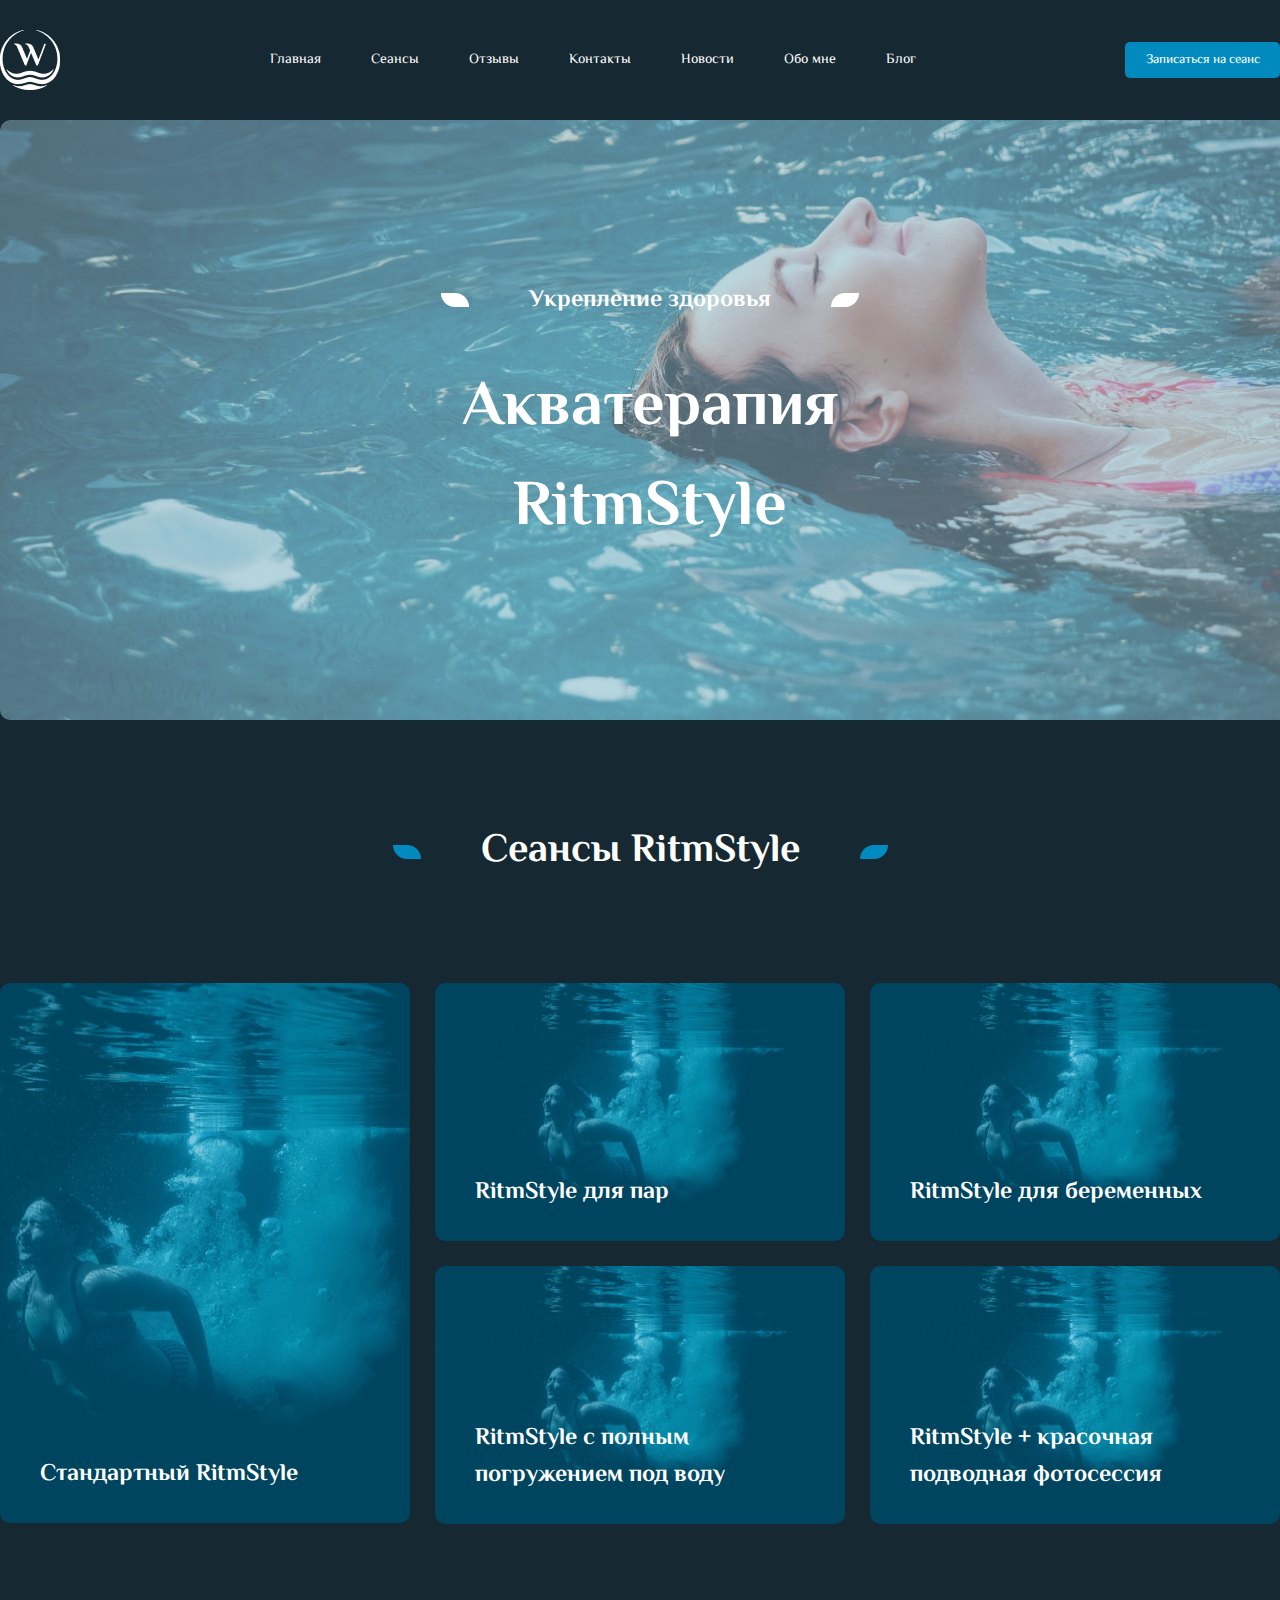
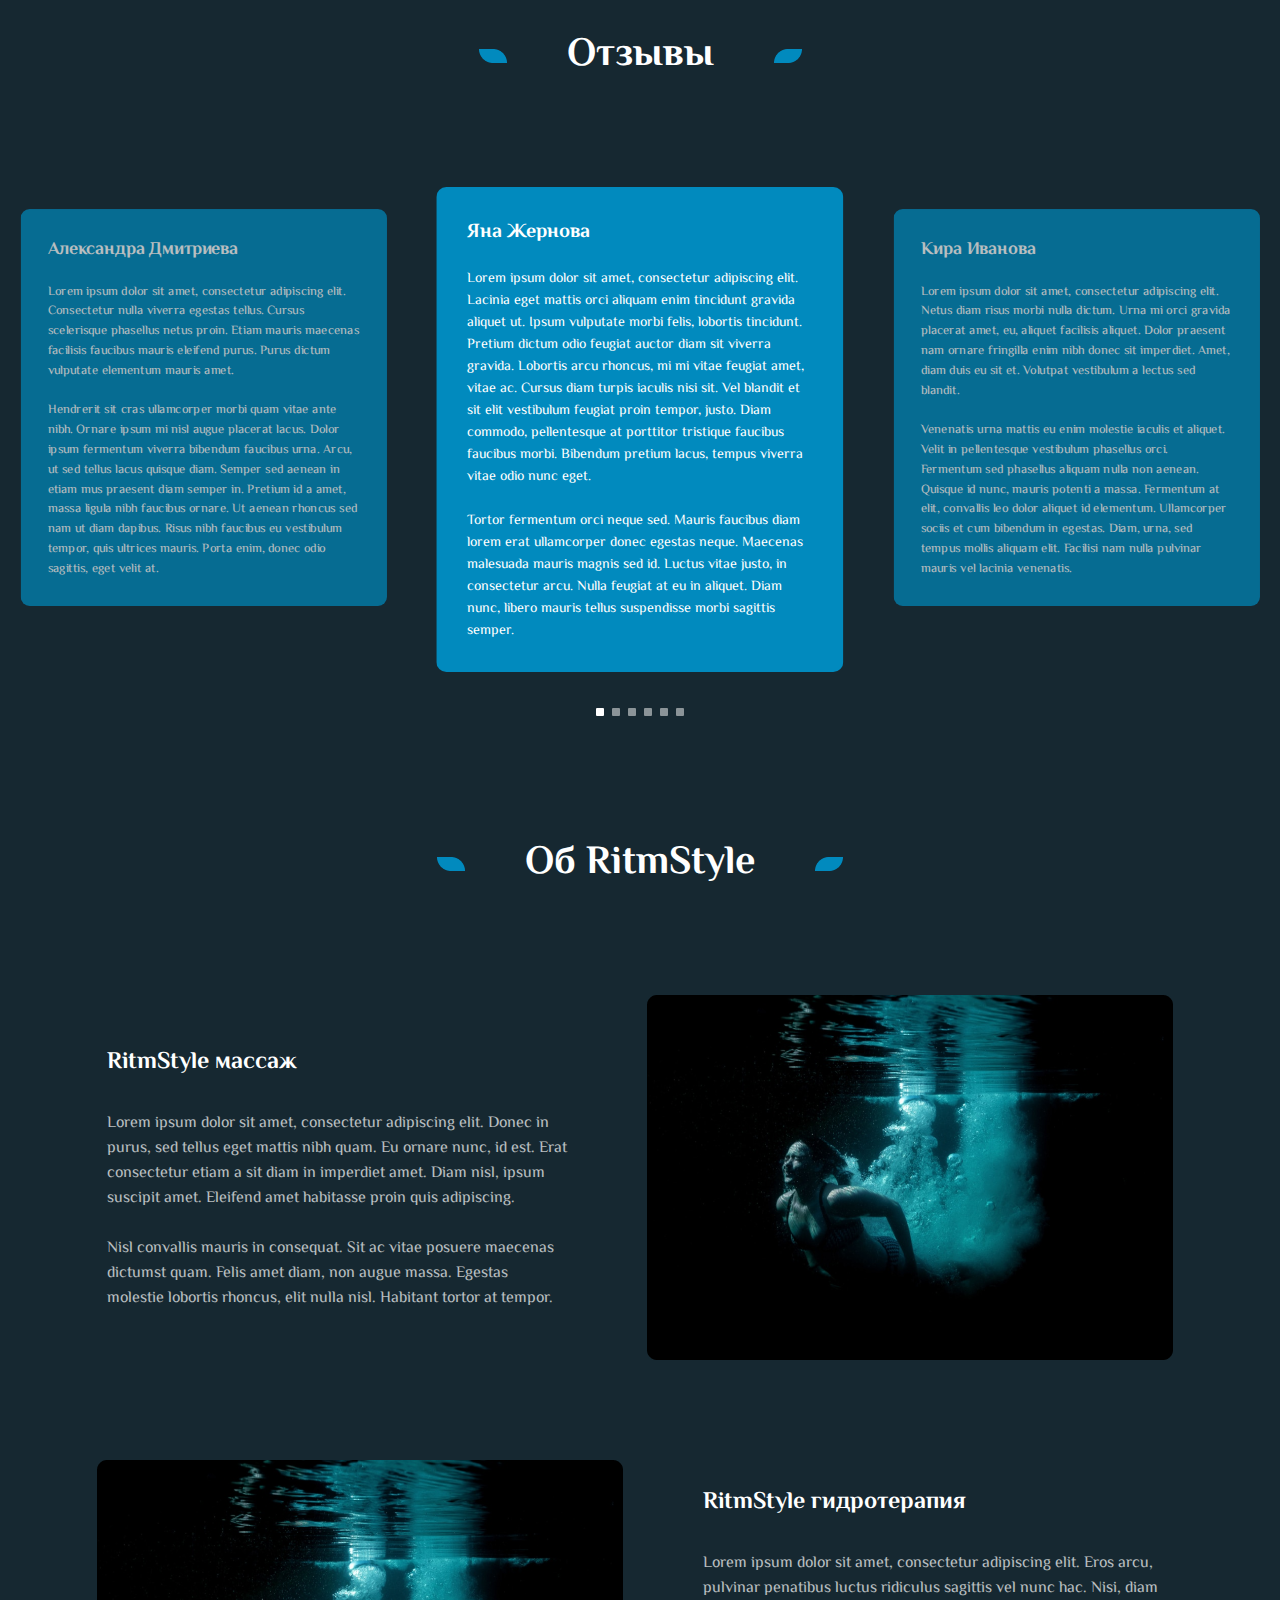
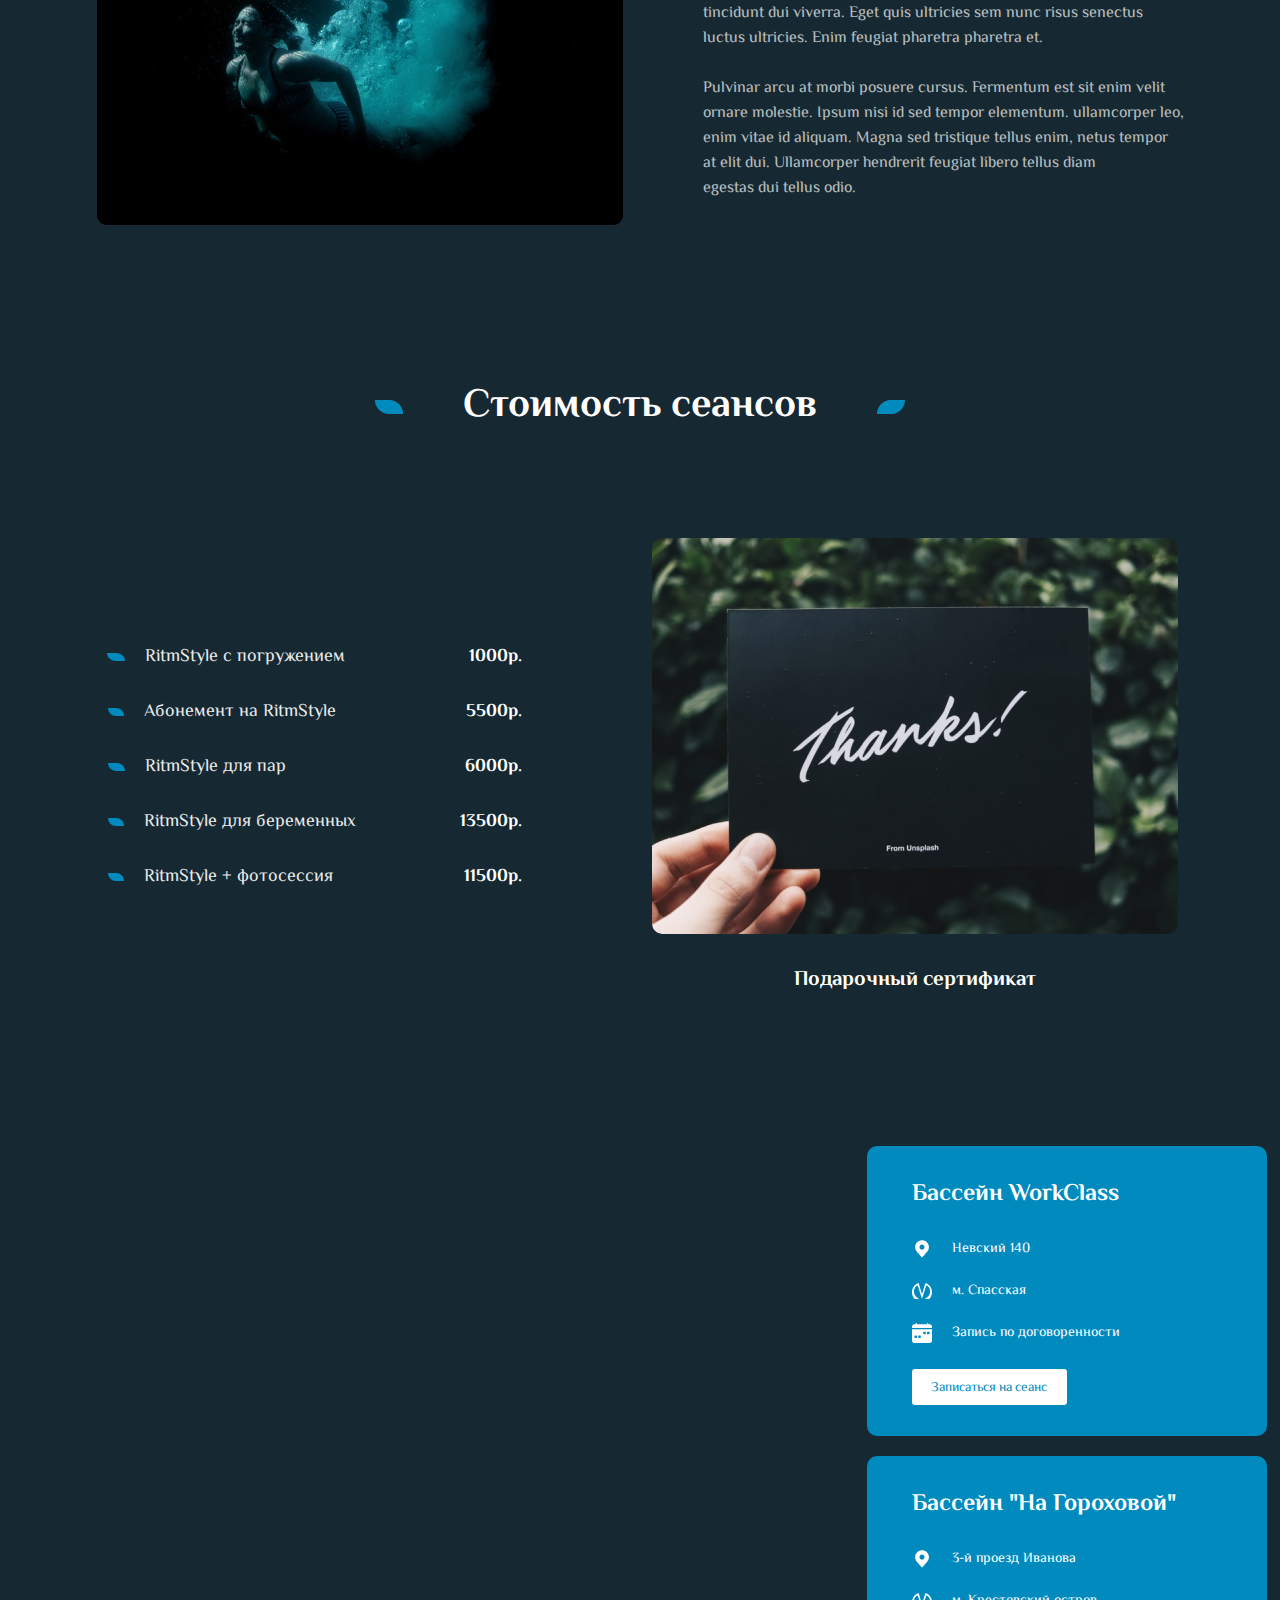
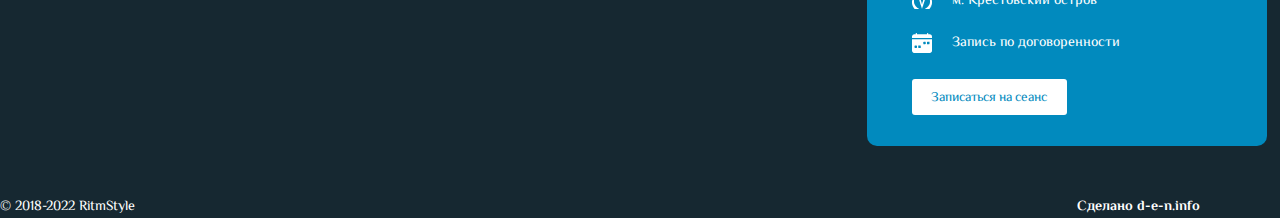
<file: index.html>
<!DOCTYPE html>
<html lang="en">

<head>
    <meta charset="UTF-8">
    <meta name="viewport" content="width=device-width, initial-scale=1.0">
    <title>Document</title>
    <link rel="stylesheet" href="https://cdn.jsdelivr.net/npm/swiper@11/swiper-bundle.min.css" />
    <link rel="stylesheet" href="style.css">
</head>

<body>

    <header>
        <div class="container">
            <div class="head">
                <img src="img/Group 1.png" alt="">
                <nav>
                    <a href="index.html">Главная</a>
                    <a href="#sei">Сеансы</a>
                    <a href="#otzv">Отзывы</a>
                    <a href="#local">Контакты</a>
                    <a href="news.html">Новости</a>
                    <a href="#obomne">Обо мне</a>
                    <a href="blog.html">Блог</a>
                </nav>
                <button>Записаться на сеанс</button>
            </div>
        </div>
    </header>

    <main>
        <div class="container">
            <div class="hero">
                <div class="hero_box">
                    <img src="img/Rectangle 3.png" alt="">
                    <h3>Укрепление здоровья</h3>
                    <img src="img/Rectangle 5.png" alt="">
                </div>
                <h1>Акватерапия <br> RitmStyle</h1>
            </div>
        </div>
    </main>

    <section id="sei">
        <div class="container">
            <div class="zero_center">
                <div class="zero_head">
                    <img src="img/Rectangle 6.png" alt="">
                    <h2>Сеансы RitmStyle</h2>
                    <img src="img/Rectangle 7.png" alt="">
                </div>
                <div class="zero">
                    <div class="zero_box">
                        <h1>Стандартный RitmStyle</h1>
                    </div>

                    <div class="zero_box1">
                        <h1>RitmStyle для пар</h1>
                    </div>

                    <div class="zero_box2">
                        <h1>RitmStyle с полным <br> погружением под воду</h1>
                    </div>

                    <div class="zero_box3">
                        <h1>RitmStyle для беременных</h1>
                    </div>

                    <div class="zero_box4">
                        <h1>RitmStyle + красочная <br> подводная фотосессия</h1>
                    </div>

                </div>
            </div>
        </div>
    </section>

    <section id="otzv">
        <div class="container1">
            <div class="argus">
                <div class="zero_head">
                    <img src="img/Rectangle 6.png" alt="">
                    <h2>Отзывы</h2>
                    <img src="img/Rectangle 7.png" alt="">
                </div>

                <div class="swiper swiperAzarr">
                    <div class="swiper-wrapper">

                        <div class="swiper-slide">
                            <h1>Яна Жернова</h1>
                            <p class="p_p">
                                Lorem ipsum dolor sit amet, consectetur adipiscing elit. Lacinia eget mattis orci
                                aliquam
                                enim
                                tincidunt gravida aliquet ut. Ipsum vulputate morbi felis, lobortis tincidunt.
                                Pretium
                                dictum odio
                                feugiat auctor diam sit viverra gravida. Lobortis arcu rhoncus, mi mi vitae feugiat
                                amet, vitae ac.
                                Cursus diam turpis iaculis nisi sit. Vel blandit et sit elit vestibulum feugiat
                                proin
                                tempor, justo.
                                Diam commodo, pellentesque at porttitor tristique faucibus faucibus morbi. Bibendum
                                pretium lacus,
                                tempus viverra vitae odio nunc eget.
                            </p>
                            <br class="br_p">
                            <p>Tortor fermentum orci neque sed. Mauris faucibus diam lorem erat ullamcorper donec
                                egestas neque.
                                Maecenas malesuada mauris magnis sed id. Luctus vitae justo, in consectetur arcu.
                                Nulla
                                feugiat at
                                eu in aliquet. Diam nunc, libero mauris tellus suspendisse morbi sagittis semper.
                            </p>
                        </div>

                        <div class="swiper-slide">
                            <h1>Кира Иванова</h1>
                            <p>Lorem ipsum dolor sit amet, consectetur adipiscing elit. Netus diam risus morbi nulla
                                dictum. Urna mi
                                orci gravida placerat amet, eu, aliquet facilisis aliquet. Dolor praesent nam ornare
                                fringilla enim
                                nibh donec sit imperdiet. Amet, diam duis eu sit et. Volutpat vestibulum a lectus
                                sed
                                blandit.</p>
                            <br>
                            <p class="p_p">

                                Venenatis urna mattis eu enim molestie iaculis et aliquet. Velit in pellentesque
                                vestibulum phasellus
                                orci. Fermentum sed phasellus aliquam nulla non aenean. Quisque id nunc, mauris
                                potenti
                                a massa.
                                Fermentum at elit, convallis leo dolor aliquet id elementum. Ullamcorper sociis et
                                cum
                                bibendum in
                                egestas. Diam, urna, sed tempus mollis aliquam elit. Facilisi nam nulla pulvinar
                                mauris
                                vel lacinia
                                venenatis.
                            </p>
                        </div>

                        <div class="swiper-slide">
                            <h1>Александра Дмитриева</h1>
                            <p>Lorem ipsum dolor sit amet, consectetur adipiscing elit. Consectetur nulla viverra
                                egestas tellus.
                                Cursus scelerisque phasellus netus proin. Etiam mauris maecenas facilisis faucibus
                                mauris eleifend
                                purus. Purus dictum vulputate elementum mauris amet.</p>
                            <br>
                            <p class="p_p">
                                Hendrerit sit cras ullamcorper morbi quam vitae ante nibh. Ornare ipsum mi nisl
                                augue
                                placerat lacus.
                                Dolor ipsum fermentum viverra bibendum faucibus urna. Arcu, ut sed tellus lacus
                                quisque
                                diam. Semper
                                sed aenean in etiam mus praesent diam semper in. Pretium id a amet, massa ligula
                                nibh
                                faucibus
                                ornare. Ut aenean rhoncus sed nam ut diam dapibus. Risus nibh faucibus eu vestibulum
                                tempor, quis
                                ultrices mauris. Porta enim, donec odio sagittis, eget velit at.
                            </p>
                        </div>
                        <div class="swiper-slide">
                            <h1>Кира Иванова</h1>
                            <p>Lorem ipsum dolor sit amet, consectetur adipiscing elit. Netus diam risus morbi nulla
                                dictum. Urna mi
                                orci gravida placerat amet, eu, aliquet facilisis aliquet. Dolor praesent nam ornare
                                fringilla enim
                                nibh donec sit imperdiet. Amet, diam duis eu sit et. Volutpat vestibulum a lectus
                                sed
                                blandit.</p>
                            <br>
                            <p class="p_p">
                                Venenatis urna mattis eu enim molestie iaculis et aliquet. Velit in pellentesque
                                vestibulum phasellus
                                orci. Fermentum sed phasellus aliquam nulla non aenean. Quisque id nunc, mauris
                                potenti
                                a massa.
                                Fermentum at elit, convallis leo dolor aliquet id elementum. Ullamcorper sociis et
                                cum
                                bibendum in
                                egestas. Diam, urna, sed tempus mollis aliquam elit. Facilisi nam nulla pulvinar
                                mauris
                                vel lacinia
                                venenatis.
                            </p>
                        </div>

                        <div class="swiper-slide">
                            <h1>Яна Жернова</h1>
                            <p class="p_p">
                                Lorem ipsum dolor sit amet, consectetur adipiscing elit. Lacinia eget mattis orci
                                aliquam
                                enim
                                tincidunt gravida aliquet ut. Ipsum vulputate morbi felis, lobortis tincidunt.
                                Pretium
                                dictum odio
                                feugiat auctor diam sit viverra gravida. Lobortis arcu rhoncus, mi mi vitae feugiat
                                amet, vitae ac.
                                Cursus diam turpis iaculis nisi sit. Vel blandit et sit elit vestibulum feugiat
                                proin
                                tempor, justo.
                                Diam commodo, pellentesque at porttitor tristique faucibus faucibus morbi. Bibendum
                                pretium lacus,
                                tempus viverra vitae odio nunc eget.
                            </p>
                            <br class="br_p">
                            <p>Tortor fermentum orci neque sed. Mauris faucibus diam lorem erat ullamcorper donec
                                egestas neque.
                                Maecenas malesuada mauris magnis sed id. Luctus vitae justo, in consectetur arcu.
                                Nulla
                                feugiat at
                                eu in aliquet. Diam nunc, libero mauris tellus suspendisse morbi sagittis semper.
                            </p>
                        </div>

                        <div class="swiper-slide">
                            <h1>Александра Дмитриева</h1>
                            <p>Lorem ipsum dolor sit amet, consectetur adipiscing elit. Consectetur nulla viverra
                                egestas tellus.
                                Cursus scelerisque phasellus netus proin. Etiam mauris maecenas facilisis faucibus
                                mauris eleifend
                                purus. Purus dictum vulputate elementum mauris amet.</p>
                            <br>
                            <p class="p_p">

                                Hendrerit sit cras ullamcorper morbi quam vitae ante nibh. Ornare ipsum mi nisl
                                augue
                                placerat lacus.
                                Dolor ipsum fermentum viverra bibendum faucibus urna. Arcu, ut sed tellus lacus
                                quisque
                                diam. Semper
                                sed aenean in etiam mus praesent diam semper in. Pretium id a amet, massa ligula
                                nibh
                                faucibus
                                ornare. Ut aenean rhoncus sed nam ut diam dapibus. Risus nibh faucibus eu vestibulum
                                tempor, quis
                                ultrices mauris. Porta enim, donec odio sagittis, eget velit at.
                            </p>
                        </div>
                    </div>
                    <div class="swiper-pagination"></div>
                </div>
            </div>
    </section>

    <section id="obomne">
        <div class="container">
            <div class="zero_head">
                <img src="img/Rectangle 6.png" alt="">
                <h2>Об RitmStyle</h2>
                <img src="img/Rectangle 7.png" alt="">
            </div>

            <div class="grud_box">

                <div class="grud">
                    <div class="grud_text">
                        <h3>RitmStyle массаж</h3>
                        <p>Lorem ipsum dolor sit amet, consectetur adipiscing elit. Donec in <br> purus, sed tellus eget
                            mattis
                            nibh quam. Eu ornare nunc, id est. Erat <br> consectetur etiam a sit diam in imperdiet amet.
                            Diam
                            nisl, ipsum <br> suscipit amet. Eleifend amet habitasse proin quis adipiscing.</p>
                        <br>
                        <p>Nisl convallis mauris in consequat. Sit ac vitae posuere maecenas <br> dictumst quam. Felis
                            amet
                            diam,
                            non augue massa. Egestas <br> molestie lobortis rhoncus, elit nulla nisl. Habitant tortor at
                            tempor.
                        </p>
                    </div>

                    <img src="img/Rectangle 23.png" alt="">
                </div>

                <div class="grud">

                    <img src="img/Rectangle 23.png" alt="">

                    <div class="grud_text">
                        <h3>RitmStyle гидротерапия</h3>
                        <p>Lorem ipsum dolor sit amet, consectetur adipiscing elit.
                            Eros arcu, <br> pulvinar penatibus luctus ridiculus sagittis vel nunc hac. Nisi, diam <br>
                            tincidunt dui
                            viverra. Eget quis ultricies sem nunc risus senectus <br> luctus ultricies. Enim feugiat
                            pharetra
                            pharetra et.</p>
                        <br>
                        <p>Pulvinar arcu at morbi posuere cursus. Fermentum est sit enim velit <br> ornare molestie.
                            Ipsum nisi
                            id sed tempor elementum.
                            ullamcorper leo, <br> enim vitae id aliquam. Magna sed tristique tellus enim, netus tempor
                            <br> at elit
                            dui. Ullamcorper hendrerit feugiat libero tellus diam <br> egestas dui tellus odio.
                        </p>
                    </div>
                </div>
            </div>
        </div>
    </section>

    <section id="local">
        <div class="container">
            <div class="zero_head">
                <img src="img/Rectangle 6.png" alt="">
                <h2>Стоимость сеансов</h2>
                <img src="img/Rectangle 7.png" alt="">
            </div>

            <div class="panda">
                <div class="panda_box_text">

                    <div class="panda_text">
                        <div class="book">
                            <img src="img/Rectangle 6.png" alt="">
                            <p>RitmStyle с погружением</p>
                        </div>
                        <div class="book1">

                            <h2>1000р.</h2>
                        </div>
                    </div>

                    <div class="panda_text">
                        <div class="book">
                            <img src="img/Rectangle 6.png" alt="">
                            <p>Абонемент на RitmStyle</p>

                        </div>
                        <div class="book1">

                            <h2>5500р.</h2>
                        </div>
                    </div>

                    <div class="panda_text">
                        <div class="book">
                            <img class="youtube" src="img/Rectangle 6.png" alt="">
                            <p>RitmStyle для пар</p>

                        </div>
                        <div class="book1">

                            <h2>6000р.</h2>
                        </div>

                    </div>

                    <div class="panda_text">
                        <div class="book">
                            <img class="youtube1" src="img/Rectangle 6.png" alt="">
                            <p>RitmStyle для беременных</p>

                        </div>
                        <div class="book1">

                            <h2>13500р.</h2>
                        </div>

                    </div>

                    <div class="panda_text">
                        <div class="book">
                            <img src="img/Rectangle 6.png" alt="">
                            <p>RitmStyle + фотосессия</p>

                        </div>
                        <div class="book1">

                            <h2>11500р.</h2>
                        </div>
                    </div>
                </div>

                <div class="panda_box">
                    <img src="img/thanks.png" alt="">
                    <h3>Подарочный сертификат </h3>
                </div>
            </div>
        </div>
    </section>

    <section>
        <div class="container1">
            <div class="azarr">
                <div class="card1">
                    <iframe
                        src="https://www.google.com/maps/embed?pb=!1m18!1m12!1m3!1d23972.944707969968!2d69.27810559999999!3d41.3171712!2m3!1f0!2f0!3f0!3m2!1i1024!2i768!4f13.1!3m3!1m2!1s0x38ae8b2931f41f23%3A0x81095e06b654b845!2sAmir%20Temur%20Square!5e0!3m2!1sen!2s!4v1734089403835!5m2!1sen!2s"
                        width="90%" height="600" style="border:0;" allowfullscreen="" loading="lazy"
                        referrerpolicy="no-referrer-when-downgrade">
                    </iframe>

                </div>

                <div class="azarr_box">
                    <div class="card2">
                        <h1>Бассейн WorkClass</h1>
                        <div class="azarr_text_box">
                            <div class="azarr_text_box_flex">
                                <img src="img/carbon_location-filled.png" alt="">
                                <p>Невский 140</p>
                            </div>

                            <div class="azarr_text_box_flex">
                                <img src="img/Spb_metro_logo 1.png" alt="">
                                <p>м. Спасская</p>
                            </div>

                            <div class="azarr_text_box_flex">
                                <img src="img/bi_calendar-week-fill.png" alt="">
                                <p>Запись по договоренности</p>
                            </div>
                        </div>
                        <button>Записаться на сеанс</button>
                    </div>

                    <div class="card3">
                        <h1>Бассейн "На Гороховой"</h1>
                        <div class="azarr_text_box">
                            <div class="azarr_text_box_flex">
                                <img src="img/carbon_location-filled.png" alt="">
                                <p>3-й проезд Иванова</p>
                            </div>

                            <div class="azarr_text_box_flex">
                                <img src="img/Spb_metro_logo 1.png" alt="">
                                <p>м. Крестовский остров</p>
                            </div>

                            <div class="azarr_text_box_flex">
                                <img src="img/bi_calendar-week-fill.png" alt="">
                                <p>Запись по договоренности</p>
                            </div>
                        </div>
                        <button>Записаться на сеанс</button>
                    </div>
                </div>
            </div>
        </div>
    </section>

    <footer>
        <div class="container1">
            <div class="end">
                <h1>© 2018-2022 RitmStyle</h1>
                <h2>Сделано d-e-n.info</h2>
            </div>
        </div>
    </footer>

    <script src="https://cdn.jsdelivr.net/npm/swiper@11/swiper-bundle.min.js"></script>

    <script>
        var swiper = new Swiper(".swiperAzarr", {
            spaceBetween: 30, // Отступы между слайдами
            slidesPerView: 3, // По умолчанию показываем 3 слайда
            centeredSlides: true, // Убираем центрирование слайдов
            loop: true, // Включаем бесконечную прокрутку
            pagination: {
                el: ".swiper-pagination", // Элемент для пагинации
            },
            breakpoints: {
                1200: {
                    slidesPerView: 3, // 3 слайда на экранах больше 1200px
                },
                992: {
                    slidesPerView: 2, // 2 слайда на экранах больше 992px
                },
                768: {
                    slidesPerView: 1, // 1 слайд на экранах больше 768px
                },
                425: {
                    slidesPerView: 1, // 1 слайд на экранах больше 425px
                },
                0: {
                    slidesPerView: 1, // 1 слайд на экранах меньше 425px
                },
            }
        });
    </script>
</body>

</html>
</file>
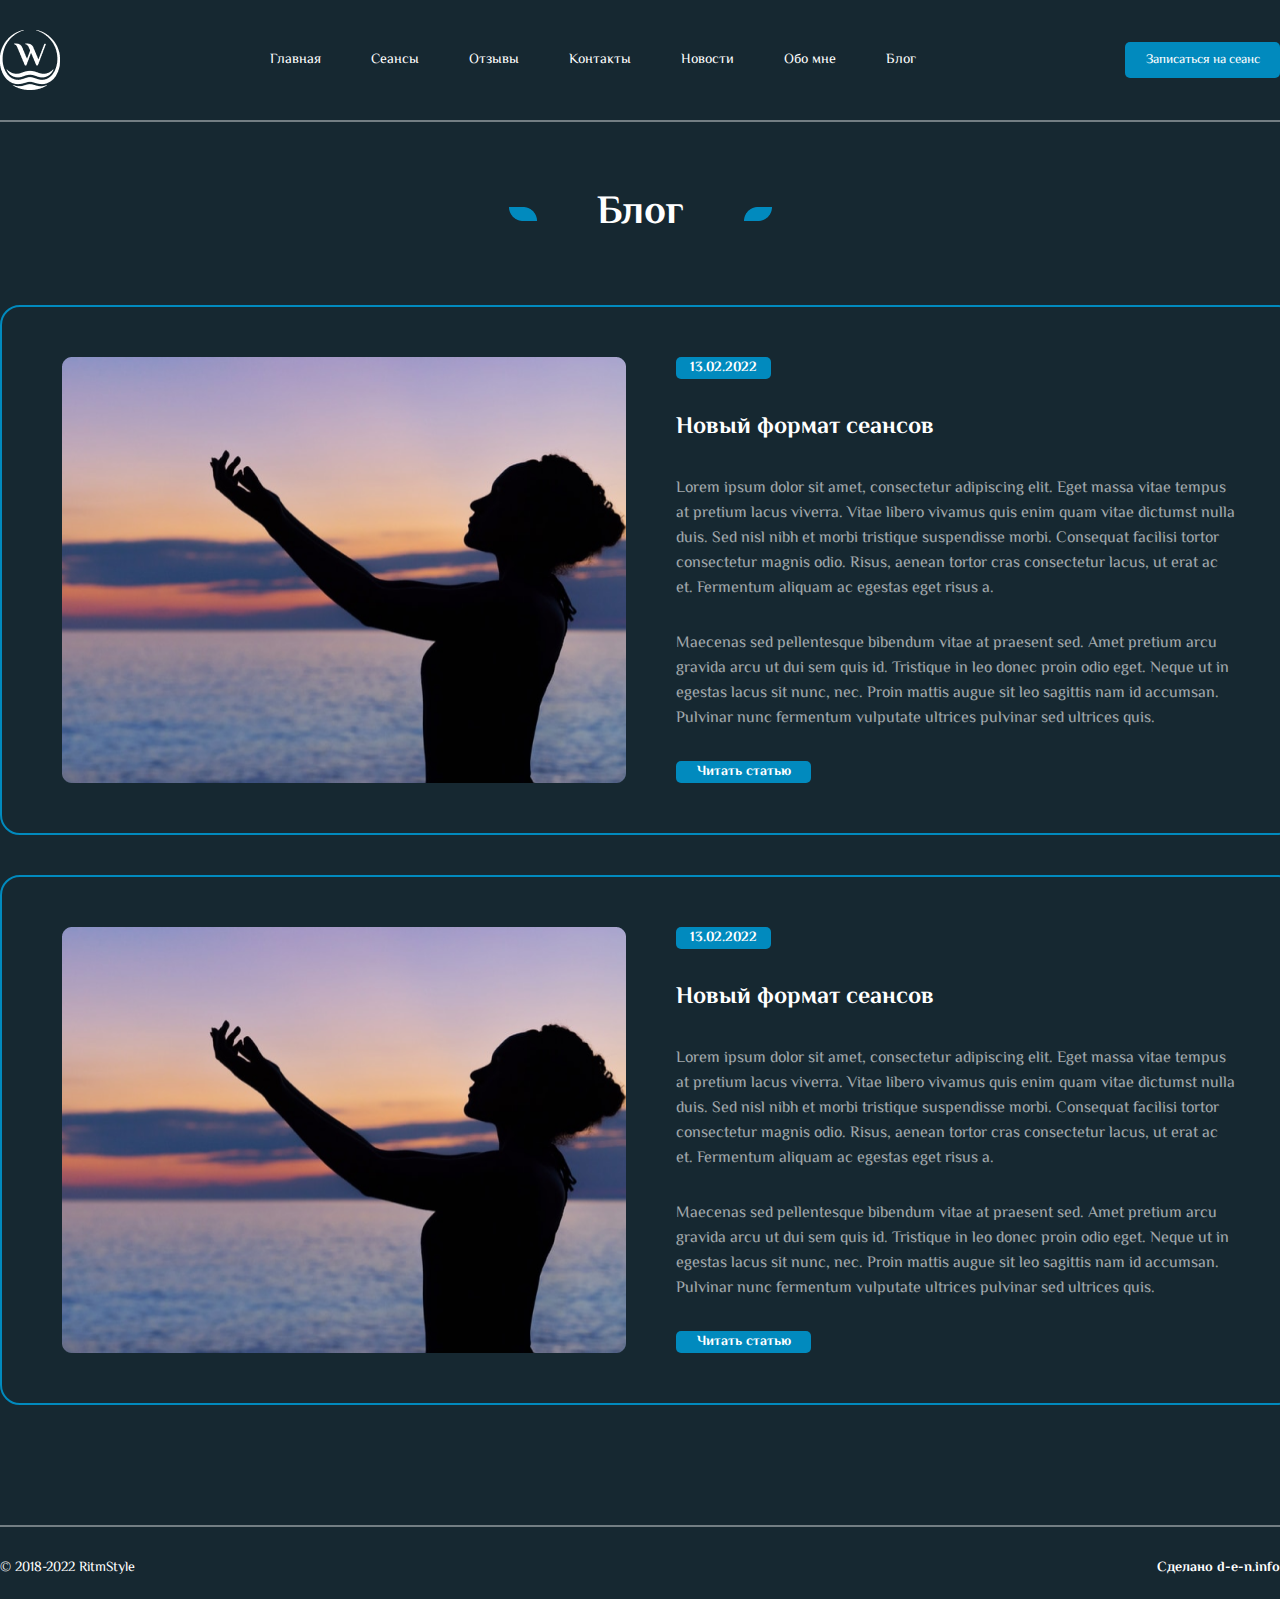
<file: blog.html>
<!DOCTYPE html>
<html lang="en">
  <head>
    <meta charset="UTF-8" />
    <meta name="viewport" content="width=device-width, initial-scale=1.0" />
    <title>Document</title>
    <link rel="stylesheet" href="blog.css" />
  </head>

  <body>
    <header>
      <div class="container">
        <div class="head">
          <img src="img/Group 1.png" alt="" />
          <nav>
            <a href="index.html">Главная</a>
            <a href="#sei">Сеансы</a>
            <a href="#otzv">Отзывы</a>
            <a href="#local">Контакты</a>
            <a href="news.html">Новости</a>
            <a href="#obomne">Обо мне</a>
            <a href="blog.html">Блог</a>
          </nav>
          <button>Записаться на сеанс</button>
        </div>
        <div class="top"></div>
      </div>
    </header>

    <section>
      <div class="container">
        <div class="zero_head">
          <img src="img/Rectangle 6.png" alt="" />
          <h2>Блог</h2>
          <img src="img/Rectangle 7.png" alt="" />
        </div>

        <div class="hero_head">
          <div class="hero">
            <img src="img/image (2).png" alt="" />
            <div class="hero_text">
              <div class="div">
                <h2>13.02.2022</h2>
              </div>
              <h1>Новый формат сеансов</h1>
              <p class="text">
                Lorem ipsum dolor sit amet, consectetur adipiscing elit. Eget
                massa vitae tempus at pretium lacus viverra. Vitae libero
                vivamus quis enim quam vitae dictumst nulla duis. Sed nisl nibh
                et morbi tristique suspendisse morbi. Consequat facilisi tortor
                consectetur magnis odio. Risus, aenean tortor cras consectetur
                lacus, ut erat ac et. Fermentum aliquam ac egestas eget risus a.
              </p>
              <p>
                Maecenas sed pellentesque bibendum vitae at praesent sed. Amet
                pretium arcu gravida arcu ut dui sem quis id. Tristique in leo
                donec proin odio eget. Neque ut in egestas lacus sit nunc, nec.
                Proin mattis augue sit leo sagittis nam id accumsan. Pulvinar
                nunc fermentum vulputate ultrices pulvinar sed ultrices quis.
              </p>
              <button>Читать статью</button>
            </div>
          </div>

          <div class="hero">
            <img src="img/image (2).png" alt="" />
            <div class="hero_text">
              <div class="div">
                <h2>13.02.2022</h2>
              </div>
              <h1>Новый формат сеансов</h1>
              <p class="text">
                Lorem ipsum dolor sit amet, consectetur adipiscing elit. Eget
                massa vitae tempus at pretium lacus viverra. Vitae libero
                vivamus quis enim quam vitae dictumst nulla duis. Sed nisl nibh
                et morbi tristique suspendisse morbi. Consequat facilisi tortor
                consectetur magnis odio. Risus, aenean tortor cras consectetur
                lacus, ut erat ac et. Fermentum aliquam ac egestas eget risus a.
              </p>
              <p>
                Maecenas sed pellentesque bibendum vitae at praesent sed. Amet
                pretium arcu gravida arcu ut dui sem quis id. Tristique in leo
                donec proin odio eget. Neque ut in egestas lacus sit nunc, nec.
                Proin mattis augue sit leo sagittis nam id accumsan. Pulvinar
                nunc fermentum vulputate ultrices pulvinar sed ultrices quis.
              </p>
              <button>Читать статью</button>
            </div>
          </div>
        </div>
      </div>
    </section>

    <footer>
      <div class="container">
        <div class="bottom"></div>
        <div class="end">
          <h1>© 2018-2022 RitmStyle</h1>
          <h2>Сделано d-e-n.info</h2>
        </div>
      </div>
    </footer>
  </body>
</html>
</file>
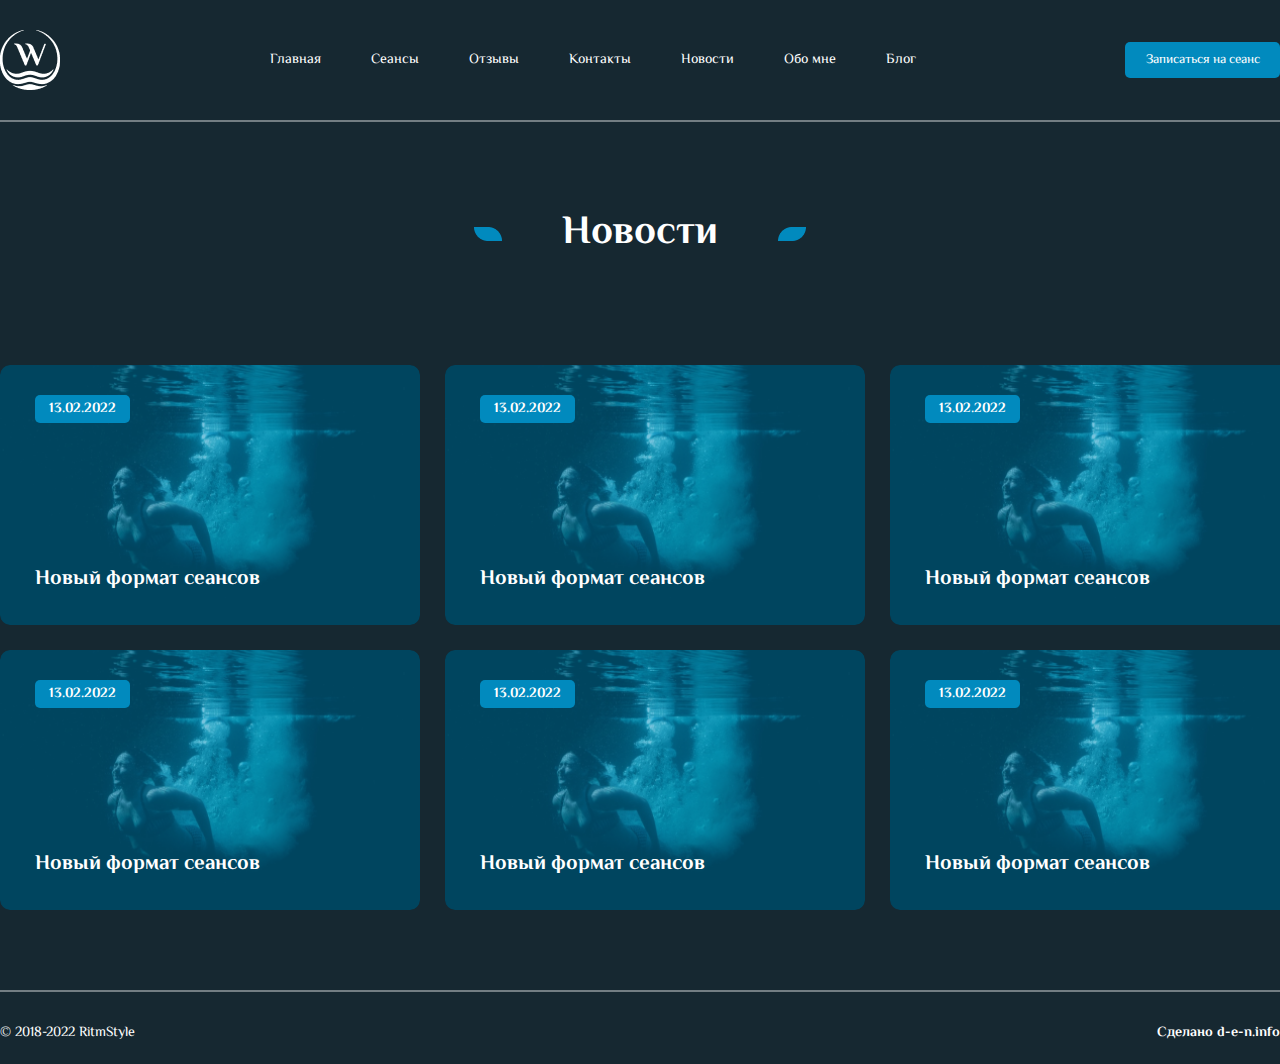
<file: news.html>
<!DOCTYPE html>
<html lang="en">

<head>
    <meta charset="UTF-8">
    <meta name="viewport" content="width=device-width, initial-scale=1.0">
    <title>Document</title>
    <link rel="stylesheet" href="news.css">
</head>

<body>

    <header>
        <div class="container">
            <div class="head">
                <img src="img/Group 1.png" alt="">
                <nav>
                    <a href="index.html">Главная</a>
                    <a href="#sei">Сеансы</a>
                    <a href="#otzv">Отзывы</a>
                    <a href="#local">Контакты</a>
                    <a href="news.html">Новости</a>
                    <a href="#obomne">Обо мне</a>
                    <a href="blog.html">Блог</a>
                </nav>
                <button>Записаться на сеанс</button>
            </div>
            <div class="top"></div>
        </div>
    </header>

    <section>
        <div class="container">
            <div class="zero_head">
                <img src="img/Rectangle 6.png" alt="">
                <h2>Новости</h2>
                <img src="img/Rectangle 7.png" alt="">
            </div>

            <div class="center">

                <div class="hero">
                    <div class="div">
                        <h2>13.02.2022</h2>
                    </div>
                    <h1>Новый формат сеансов</h1>
                </div>

                <div class="hero1">
                    <div class="div">
                        <h2>13.02.2022</h2>
                    </div>
                    <h1>Новый формат сеансов</h1>
                </div>

                <div class="hero2">
                    <div class="div">
                        <h2>13.02.2022</h2>
                    </div>
                    <h1>Новый формат сеансов</h1>
                </div>

                <div class="hero3">
                    <div class="div">
                        <h2>13.02.2022</h2>
                    </div>
                    <h1>Новый формат сеансов</h1>
                </div>

                <div class="hero4">
                    <div class="div">
                        <h2>13.02.2022</h2>
                    </div>
                    <h1>Новый формат сеансов</h1>
                </div>

                <div class="hero5">
                    <div class="div">
                        <h2>13.02.2022</h2>
                    </div>
                    <h1>Новый формат сеансов</h1>
                </div>
            </div>
        </div>
    </section>
    
    <footer>
        <div class="container">
            <div class="bottom"></div>
            <div class="end">
                <h1>© 2018-2022 RitmStyle</h1>
                <h2>Сделано d-e-n.info</h2>
            </div>
        </div>
    </footer>

</body>

</html>
</file>
<file: style.css>
@import url('https://fonts.googleapis.com/css2?family=El+Messiri:wght@400..700&family=Montserrat:ital,wght@0,100..900;1,100..900&display=swap');

* {
    padding: 0;
    margin: 0;
    box-sizing: border-box;
    font-family: "El Messiri", sans-serif;
    scroll-behavior: smooth;
}

.container {
    max-width: 1300px;
    margin: 0 auto;

    @media (max-width:1024px) {
        max-width: 700px;
    }

    @media (max-width:425px) {
        max-width: 390px;
    }
}

.head {
    display: flex;
    justify-content: space-between;
    align-items: center;

    button {
        width: 155px;
        height: 36px;
        background-color: #018ABE;
        display: flex;
        align-items: center;
        justify-content: center;
        font-size: 13px;
        color: white;
        border-radius: 5px;
        border: none;
        cursor: pointer;

        @media (max-width:1024px) {
            display: none;
        }
    }

    img {
        @media (max-width:425px) {
            width: 8%;
        }
    }
}

header {
    margin: 30px 0;
}

nav {
    display: flex;
    justify-content: center;
    align-items: center;
    gap: 50px;

    a {
        color: white;
        text-decoration: none;
        font-size: 14px;

        @media (max-width:425px) {
            font-size: 11px;
        }
    }

    @media (max-width:1024px) {
        gap: 35px;
    }

    @media (max-width:425px) {
        gap: 11px;
    }
}

body {
    background-color: #162831;
}

main {
    display: flex;
    align-items: center;
    justify-content: center;
    background-image: url(img/mainbg.png);
    background-repeat: no-repeat;
    background-size: cover;
    margin: 0 auto;
    border-radius: 10px;
    width: 1300px;
    height: 600px;

    h1 {
        padding-top: 40px;
        text-align: center;
        font-size: 64px;
        color: white;

        @media (max-width:1024px) {
            font-size: 58px;
        }

        @media (max-width:425px) {
            font-size: 24px;
            padding-top: 20px;
        }
    }

    @media (max-width:1024px) {
        width: 1024px;
    }

    @media (max-width:425px) {
        width: 425px;
        height: 200px;
        background-size: contain;
    }
}

.hero_box {
    display: flex;
    align-items: center;
    justify-content: center;
    gap: 60px;

    h3 {
        color: white;
        font-size: 24px;

        @media (max-width:425px) {
            font-size: 15px;
        }
    }

    img {
        @media (max-width:425px) {
            width: 5%;
        }
    }

    @media (max-width:425px) {
        gap: 20px;
    }
}

.zero_center {
    padding: 100px 0;
}

.zero {
    display: grid;
    grid-template-columns: 1fr 1fr 1fr;
    grid-template-rows: 1fr 1fr;
    gap: 25px;
    grid-template-areas:
        "zero_box zero_box1 zero_box3"
        "zero_box zero_box2 zero_box4";

    @media (max-width:1024px) {
        display: grid;
        grid-auto-columns: 1fr;
        grid-template-columns: 1fr 1fr 1fr;
        grid-template-rows: 1fr 1fr 1fr 1fr;
        gap: 20px;
        grid-template-areas:
            "zero_box zero_box1 zero_box1"
            "zero_box zero_box2 zero_box2"
            "zero_box zero_box3 zero_box3"
            "zero_box zero_box4 zero_box4";
        margin-left: -40px;
    }

    @media (max-width:425px) {
        display: flex;
        flex-direction: column;
        align-items: center;
        justify-content: center;
        margin: 0;
    }
}

.zero_box {
    grid-area: zero_box;
    background-image: url(img/section\ zero.png);
    background-repeat: no-repeat;
    background-size: cover;
    background-position: center;
    border-radius: 10px;
    height: 540px;
    display: flex;
    align-items: end;
    justify-content: start;
    padding-bottom: 30px;
    padding-left: 40px;
    padding-right: 40px;

    h1 {
        font-size: 24px;
        color: white;

        @media (max-width:1024px) {
            font-size: 25px;
        }

        @media (max-width:425px) {
            font-size: 20px;
        }
    }

    @media (max-width:1024px) {
        background-image: url(https://static.nike.com/a/images/f_auto/dpr_3.0,cs_srgb/h_500,c_limit/c3875a0d-d42c-4e0b-9822-bc27c8ac432a/5-top-benefits-of-swimming.jpg);
        height: 1092px;
        width: 440px;
        opacity: 80%;
        background-position: right;
    }

    @media (max-width:425px) {
        width: 360px;
        height: 250px;
        background-position: center;
    }
}

.zero_box1 {
    grid-area: zero_box1;
    background-image: url(img/zerobg.png);
    background-repeat: no-repeat;
    background-size: cover;
    background-position: center;
    border-radius: 10px;
    height: 258px;
    display: flex;
    align-items: end;
    justify-content: start;
    padding-bottom: 30px;
    padding-left: 40px;
    padding-right: 40px;

    h1 {
        font-size: 24px;
        color: white;

        @media (max-width:1024px) {
            font-size: 22px;
        }
    }

    @media (max-width:1024px) {
        width: 360px;
        padding-bottom: 15px;
        padding-left: 30px;
    }

    @media (max-width:425px) {
        height: 250px;
    }
}

.zero_box2 {
    grid-area: zero_box2;
    background-image: url(img/zerobg.png);
    background-repeat: no-repeat;
    background-size: cover;
    border-radius: 10px;
    height: 258px;
    display: flex;
    align-items: end;
    justify-content: start;
    padding-bottom: 30px;
    padding-left: 40px;
    padding-right: 40px;

    h1 {
        font-size: 24px;
        color: white;

        @media (max-width:1024px) {
            font-size: 22px;
        }
    }

    @media (max-width:1024px) {
        width: 360px;
        padding-bottom: 15px;
        padding-left: 30px;
    }

    @media (max-width:425px) {
        height: 250px;
    }
}

.zero_box3 {
    grid-area: zero_box3;
    background-image: url(img/zerobg.png);
    background-repeat: no-repeat;
    background-size: cover;
    border-radius: 10px;
    height: 258px;
    display: flex;
    align-items: end;
    justify-content: start;
    padding-bottom: 30px;
    padding-left: 40px;
    padding-right: 40px;

    h1 {
        font-size: 24px;
        color: white;

        @media (max-width:1024px) {
            font-size: 22px;
        }
    }

    @media (max-width:1024px) {
        width: 360px;
        padding-bottom: 15px;
        padding-left: 30px;
    }

    @media (max-width:425px) {
        height: 250px;
    }
}

.zero_box4 {
    grid-area: zero_box4;
    background-image: url(img/zerobg.png);
    background-repeat: no-repeat;
    background-size: cover;
    border-radius: 10px;
    height: 258px;
    display: flex;
    align-items: end;
    justify-content: start;
    padding-bottom: 30px;
    padding-left: 40px;
    padding-right: 40px;

    h1 {
        font-size: 24px;
        color: white;

        @media (max-width:1024px) {
            font-size: 22px;
        }
    }

    @media (max-width:1024px) {
        width: 360px;
        padding-bottom: 15px;
        padding-left: 30px;
    }

    @media (max-width:425px) {
        height: 250px;
    }
}

.zero_head {
    padding-bottom: 100px;
    display: flex;
    align-items: center;
    justify-content: center;
    gap: 60px;

    h2 {
        color: white;
        font-size: 40px;

        @media (max-width:1024px) {
            font-size: 32px;
        }

        @media (max-width:425px) {
            font-size: 22px;
        }
    }

    img {
        @media (max-width:425px) {
            width: 5%;
        }
    }

    @media (max-width:1024px) {
        gap: 40px;
    }

    @media (max-width:425px) {
        gap: 20px;
        padding-bottom: 60px;
    }
}

.argus {
    padding: 150px 0;
    width: 100%;
}



.argus {
    position: relative;
    height: 100%;
}

.argus {
    background: #162831;
    font-family: Helvetica Neue, Helvetica, Arial, sans-serif;
    font-size: 14px;
    color: #000;
    margin: 0;
    padding: 0;
}

.container1 {
    max-width: 1700px;
    margin: 0 auto;
}

.swiperAzarr {
    padding-bottom: 60px;
    margin-bottom: 100px;
}


.swiper-slide {
    background-color: #018ABE;
    border-radius: 10px;
    min-height: 200px;

    scale: 0.9;

    transition: 0.5s;

    opacity: 0.7;
    padding: 30px;

    h1 {
        color: white;
        font-size: 20px;
        padding-bottom: 20px;

        @media (max-width:425px) {
            padding-bottom: 10px;
        }
    }

    p {
        color: white;
        font-size: 14px;
        font-weight: 300;
    }

    .p_p {
        @media (max-width:425px) {
            display: none;
        }
    }

    .br_p {
        @media (max-width:425px) {
            display: none;
        }
    }

    @media (max-width:425px) {
        padding: 10px;
        min-height: 50px;
    }
}

.swiper-pagination-bullet {
    background-color: #fff;
    opacity: 0.5;
    border-radius: 1px;
    transition: 0.5s;
}

.swiper-pagination-bullet-active {
    opacity: 1;
}

.swiper-slide-active {
    scale: 1;
    opacity: 1;

}

.grud {
    display: flex;
    align-items: center;
    justify-content: center;
    gap: 80px;

    img {
        @media (max-width:425px) {
            width: 100%;
            border-radius: 50%;
        }
    }

    @media (max-width:1024px) {
        display: flex;
        flex-direction: column;
        gap: 40px;
        padding: 50px;
        border: 3px solid rgb(1, 34, 65);
        border-radius: 100px;
    }
}

.grud_text {
    h3 {
        color: white;
        padding-bottom: 30px;
        font-size: 24px;

        @media (max-width:425px) {
            font-size: 19px;
        }
    }

    p {
        color: white;
        font-size: 16px;
        opacity: 70%;
        font-weight: 300;

        @media (max-width:425px) {
            font-size: 13px;
        }
    }
}

.grud_box {
    display: flex;
    flex-direction: column;
    gap: 100px;
    margin-bottom: 150px;
}

.panda {
    display: flex;
    align-items: center;
    justify-content: center;
    gap: 130px;

    @media (max-width:1024px) {
        gap: 80px;
    }

    @media (max-width:425px) {
        flex-direction: column;
        gap: 60px;
    }
}

.panda_box_text {
    display: flex;
    flex-direction: column;
    gap: 30px;
}

.panda_text {
    display: flex;
    align-items: center;
    justify-content: space-between;
    gap: 50px;
    width: 420px;
    height: 25px;

    img {
        width: 7%;
    }

    .youtube {
        width: 9%;
    }

    .youtube1 {
        width: 6%;
    }

    p {
        color: white;
        opacity: 90%;
        font-size: 18px;
        font-weight: 400;
    }

    .book {
        display: flex;
        align-items: center;
        justify-content: center;
        gap: 20px;
    }

    h2 {
        font-size: 18px;
        font-weight: 700;
        color: white;
    }

    @media (max-width:1024px) {
        width: 380px;
        gap: 0;
    }
}

.panda_box {
    display: flex;
    flex-direction: column;
    align-items: center;
    gap: 30px;

    img {
        border-radius: 10px;

        @media (max-width:425px) {
            width: 100%;
        }
    }

    h3 {
        color: white;
        font-size: 21px;
        font-weight: 700;
    }

    @media (max-width:425px) {
        margin-bottom: 50px;
    }
}

.azarr {
    margin-top: 150px;
    height: 650px;
    display: grid;
    justify-content: center;
    grid-template-columns: 1fr 1fr 1fr;
    grid-template-rows: 1fr 1fr;
    gap: 0px 0px;
    grid-template-areas:
        "card1 card1 card2"
        "card1 card1 card3";

    @media (max-width:1024px) {
        display: flex;
        align-items: center;
        justify-content: center;
        gap: 30px;
    }

    @media (max-width:425px) {
        display: flex;
        align-items: center;
        justify-content: start;
        flex-direction: column;
        margin: 0;
        height: auto;
    }
}

.card1 {
    grid-area: card1;
}

.card2 {
    grid-area: card2;
    display: flex;
    flex-direction: column;
    gap: 25px;
    background-color: #018ABE;
    width: 400px;
    height: 290px;
    border-radius: 10px;
    padding: 30px 45px;

    button {
        @media (max-width:425px) {
            font-size: 14px;
        }
    }

    @media (max-width:1024px) {
        margin-bottom: 18px;
        margin-top: -8px;
    }

    @media (max-width:425px) {
        padding: 20px 35px;
        width: 300px;
        height: auto
    }
}

.card3 {
    grid-area: card3;
    display: flex;
    flex-direction: column;
    gap: 25px;
    background-color: #018ABE;
    width: 400px;
    height: 290px;
    border-radius: 10px;
    padding: 30px 45px;

    button {
        @media (max-width:425px) {
            font-size: 14px;
        }
    }

    @media (max-width:425px) {
        padding: 20px 35px;
        width: 300px;
        height: auto;
    }
}

iframe {
    border-radius: 10px;

    @media (max-width:1024px) {
        width: 550px;
    }

    @media (max-width:425px) {
        height: 300px;
        width: 100%;
    }
}

.azarr_box {
    display: flex;
    flex-direction: column;
    justify-content: center;
    align-items: center;
    gap: 20px;

    button {
        width: 155px;
        height: 36px;
        border-radius: 3px;
        border: none;
        color: #018ABE;
        background-color: white;
        cursor: pointer;
    }

    p {
        color: white;
        font-size: 14px;
        font-weight: 400;
    }

    h1 {
        font-weight: 700;
        color: white;
        font-size: 24px
    }

    @media (max-width:1024px) {
        gap: 0;
    }
}

.azarr_text_box {
    display: flex;
    flex-direction: column;
    gap: 20px;
}

.azarr_text_box_flex {
    display: flex;
    align-items: center;
    gap: 20px;
}

.end {
    display: flex;
    align-items: center;
    justify-content: space-between;

    h1 {
        font-size: 14px;
        font-weight: 400;
        color: white;
    }

    h2 {
        font-size: 14px;
        font-weight: 700;
        color: white;
        padding-right: 80px;

        @media (max-width:1024px) {
            padding: 0;
        }
    }

    @media (max-width:1024px) {
        padding: 0 25px;
    }

    @media (max-width:425px) {
        margin-top: 30px;
    }
}
</file>
<file: blog.css>
@import url("https://fonts.googleapis.com/css2?family=El+Messiri:wght@400..700&family=Montserrat:ital,wght@0,100..900;1,100..900&display=swap");

* {
  padding: 0;
  margin: 0;
  box-sizing: border-box;
  font-family: "El Messiri", sans-serif;
  scroll-behavior: smooth;
}

.container {
  max-width: 1300px;
  margin: 0 auto;

  @media (max-width: 1024px) {
    max-width: 700px;
  }

  @media (max-width: 425px) {
    max-width: 390px;
  }
}

.head {
  display: flex;
  justify-content: space-between;
  align-items: center;

  button {
    width: 155px;
    height: 36px;
    background-color: #018abe;
    display: flex;
    align-items: center;
    justify-content: center;
    font-size: 13px;
    color: white;
    border-radius: 5px;
    border: none;
    cursor: pointer;

    @media (max-width: 1024px) {
      display: none;
    }
  }

  img {
    @media (max-width: 425px) {
      width: 8%;
    }
  }
}

header {
  margin: 30px 0;
}

nav {
  display: flex;
  justify-content: center;
  align-items: center;
  gap: 50px;

  a {
    color: white;
    text-decoration: none;
    font-size: 14px;

    @media (max-width: 425px) {
      font-size: 11px;
    }
  }

  @media (max-width: 1024px) {
    gap: 35px;
  }

  @media (max-width: 425px) {
    gap: 11px;
  }
}

body {
  background-color: #162831;
}

.top {
  width: 1300px;
  border: 1px solid white;
  opacity: 40%;
  margin-top: 30px;

  @media (max-width: 1024px) {
    width: 700px;
  }

  @media (max-width: 425px) {
    max-width: 390px;
  }
}

.zero_head {
  padding-top: 30px;
  padding-bottom: 60px;
  display: flex;
  align-items: center;
  justify-content: center;
  gap: 60px;

  h2 {
    color: white;
    font-size: 40px;

    @media (max-width: 1024px) {
      font-size: 32px;
    }

    @media (max-width: 425px) {
      font-size: 22px;
    }
  }

  img {
    @media (max-width: 425px) {
      width: 5%;
    }
  }

  @media (max-width: 1024px) {
    gap: 40px;
  }

  @media (max-width: 425px) {
    gap: 20px;
    padding-bottom: 60px;
  }
}

.end {
  display: flex;
  align-items: center;
  justify-content: space-between;

  h1 {
    font-size: 14px;
    font-weight: 400;
    color: white;
  }

  h2 {
    font-size: 14px;
    font-weight: 700;
    color: white;

    @media (max-width: 1024px) {
      padding: 0;
    }
  }

  @media (max-width: 1024px) {
    padding: 0 25px;
  }

  @media (max-width: 425px) {
    margin-top: 30px;
  }
}

footer {
  margin-top: 120px;
  margin-bottom: 20px;
}

.bottom {
  width: 1300px;
  border: 1px solid white;
  opacity: 40%;
  margin-bottom: 30px;

  @media (max-width: 1024px) {
    width: 700px;
  }

  @media (max-width: 425px) {
    max-width: 390px;
  }
}

.hero_head {
  display: flex;
  flex-direction: column;
  gap: 40px;
}

.hero {
  width: 1298px;
  height: 530px;
  padding: 50px 60px;
  display: flex;
  gap: 50px;
  border: 2px solid #018abe;
  border-radius: 20px;

  img {
    @media (max-width: 1024px) {
      width: 60%;
    }

    @media (max-width: 425px) {
      border-radius: 10px;
    }
  }

  @media (max-width: 1024px) {
    width: 698px;
    padding: 30px 30px;
    gap: 20px;
  }

  @media (max-width: 425px) {
    flex-direction: column;
    height: auto;
    width: auto;
    align-items: center;
  }
}

.hero_text {
  display: flex;
  flex-direction: column;
  justify-content: center;
  gap: 30px;

  h1 {
    color: white;
    font-size: 24px;
    font-weight: 700;

    @media (max-width: 1024px) {
      font-size: 21px;
    }
  }

  p {
    font-size: 16px;
    font-weight: 300;
    color: white;
    opacity: 60%;

    @media (max-width: 1024px) {
      font-size: 15px;
    }

    @media (max-width: 425px) {
      text-align: center;
    }
  }

  button {
    display: flex;
    align-items: center;
    justify-content: center;
    border-radius: 5px;
    width: 135px;
    height: 40px;
    background-color: #018abe;
    border: none;
    color: white;
    cursor: pointer;
    font-size: 14px;
    font-weight: 700;

    @media (max-width: 1024px) {
      font-size: 13px;
      width: 110px;
      height: 30px;
    }
  }

  .text {
    @media (max-width: 1024px) {
      display: none;
    }
  }

  @media (max-width: 425px) {
    align-items: center;
  }
}

.div {
  display: flex;
  align-items: center;
  justify-content: center;
  border-radius: 5px;
  width: 95px;
  height: 30px;
  background-color: #018abe;
  border: none;

  h2 {
    font-size: 14px;
    font-weight: 700;
    color: white;

    @media (max-width: 1024px) {
      font-size: 12px;
    }
  }

  @media (max-width: 1024px) {
    width: 70px;
    height: 20px;
  }
}
</file>
<file: news.css>
@import url("https://fonts.googleapis.com/css2?family=El+Messiri:wght@400..700&family=Montserrat:ital,wght@0,100..900;1,100..900&display=swap");

* {
  padding: 0;
  margin: 0;
  box-sizing: border-box;
  font-family: "El Messiri", sans-serif;
  scroll-behavior: smooth;
}

.container {
  max-width: 1300px;
  margin: 0 auto;

  @media (max-width: 1024px) {
    max-width: 700px;
  }

  @media (max-width: 425px) {
    max-width: 390px;
  }
}

.head {
  display: flex;
  justify-content: space-between;
  align-items: center;

  button {
    width: 155px;
    height: 36px;
    background-color: #018abe;
    display: flex;
    align-items: center;
    justify-content: center;
    font-size: 13px;
    color: white;
    border-radius: 5px;
    border: none;
    cursor: pointer;

    @media (max-width: 1024px) {
      display: none;
    }
  }

  img {
    @media (max-width: 425px) {
      width: 8%;
    }
  }
}

header {
  margin: 30px 0;
}

nav {
  display: flex;
  justify-content: center;
  align-items: center;
  gap: 50px;

  a {
    color: white;
    text-decoration: none;
    font-size: 14px;

    @media (max-width: 425px) {
      font-size: 11px;
    }
  }

  @media (max-width: 1024px) {
    gap: 35px;
  }

  @media (max-width: 425px) {
    gap: 11px;
  }
}

body {
  background-color: #162831;
}

.top {
  width: 1300px;
  border: 1px solid white;
  opacity: 40%;
  margin-top: 30px;

  @media (max-width: 1024px) {
    width: 700px;
  }

  @media (max-width: 425px) {
    max-width: 390px;
  }
}

.zero_head {
  padding-bottom: 100px;
  display: flex;
  align-items: center;
  justify-content: center;
  gap: 60px;

  h2 {
    color: white;
    font-size: 40px;

    @media (max-width: 1024px) {
      font-size: 32px;
    }

    @media (max-width: 425px) {
      font-size: 22px;
    }
  }

  img {
    @media (max-width: 425px) {
      width: 5%;
    }
  }

  @media (max-width: 1024px) {
    gap: 40px;
    padding-bottom: 60px;
  }

  @media (max-width: 425px) {
    gap: 20px;
    padding-bottom: 60px;
  }
}

.bottom {
  width: 1300px;
  border: 1px solid white;
  opacity: 40%;
  margin-bottom: 30px;

  @media (max-width: 1024px) {
    width: 700px;
  }

  @media (max-width: 425px) {
    max-width: 390px;
  }
}

section {
  margin: 80px 0;
}

.center {
  display: grid;
  grid-auto-columns: 1fr;
  grid-auto-rows: 1fr;
  grid-template-columns: 1fr 1fr 1fr [hr];
  grid-template-rows: 1fr 1fr;
  gap: 25px;
  grid-template-areas:
    "hero hero2 hero4"
    "hero1 hero3 hero5";

  h1 {
    color: white;
    font-size: 21px;
    font-weight: 700;
  }

  @media (max-width: 1024px) {
    display: grid;
    grid-auto-columns: 1fr;
    grid-template-columns: 1fr 1fr;
    grid-template-rows: 1fr 1fr 1fr;
    gap: 20px 20px;
    grid-template-areas:
      "hero hero1"
      "hero2 hero3"
      "hero4 hero5";
  }

  @media (max-width: 425px) {
    display: flex;
    flex-direction: column;
    align-items: center;
  }
}

.hero {
  grid-area: hero;
  background-image: url(img/zerobg.png);
  background-repeat: no-repeat;
  background-position: center;
  background-size: cover;
  width: 420px;
  height: 260px;
  border-radius: 10px;
  padding: 30px 35px;
  display: flex;
  flex-direction: column;
  gap: 140px;

  @media (max-width: 1024px) {
    width: 340px;
  }
}

.hero1 {
  grid-area: hero1;
  background-image: url(img/zerobg.png);
  background-repeat: no-repeat;
  background-position: center;
  background-size: cover;
  width: 420px;
  height: 260px;
  border-radius: 10px;
  padding: 30px 35px;
  display: flex;
  flex-direction: column;
  gap: 140px;

  @media (max-width: 1024px) {
    width: 340px;
  }
}

.hero2 {
  grid-area: hero2;
  background-image: url(img/zerobg.png);
  background-repeat: no-repeat;
  background-position: center;
  background-size: cover;
  width: 420px;
  height: 260px;
  border-radius: 10px;
  padding: 30px 35px;
  display: flex;
  flex-direction: column;
  gap: 140px;

  @media (max-width: 1024px) {
    width: 340px;
  }
}

.hero3 {
  grid-area: hero3;
  background-image: url(img/zerobg.png);
  background-repeat: no-repeat;
  background-position: center;
  background-size: cover;
  width: 420px;
  height: 260px;
  border-radius: 10px;
  padding: 30px 35px;
  display: flex;
  flex-direction: column;
  gap: 140px;

  @media (max-width: 1024px) {
    width: 340px;
  }
}

.hero4 {
  grid-area: hero4;
  background-image: url(img/zerobg.png);
  background-repeat: no-repeat;
  background-position: center;
  background-size: cover;
  width: 420px;
  height: 260px;
  border-radius: 10px;
  padding: 30px 35px;
  display: flex;
  flex-direction: column;
  gap: 140px;

  @media (max-width: 1024px) {
    width: 340px;
  }
}

.hero5 {
  grid-area: hero5;
  background-image: url(img/zerobg.png);
  background-repeat: no-repeat;
  background-position: center;
  background-size: cover;
  width: 420px;
  height: 260px;
  border-radius: 10px;
  padding: 30px 35px;
  display: flex;
  flex-direction: column;
  gap: 140px;

  @media (max-width: 1024px) {
    width: 340px;
  }
}

.div {
  display: flex;
  align-items: center;
  justify-content: center;
  border-radius: 5px;
  width: 95px;
  height: 35px;
  background-color: #018abe;

  h2 {
    font-size: 14px;
    font-weight: 700;
    color: white;
  }
}

.end {
  display: flex;
  align-items: center;
  justify-content: space-between;

  h1 {
    font-size: 14px;
    font-weight: 400;
    color: white;
  }

  h2 {
    font-size: 14px;
    font-weight: 700;
    color: white;

    @media (max-width: 1024px) {
      padding: 0;
    }
  }

  @media (max-width: 1024px) {
    padding: 0 25px;
  }

  @media (max-width: 425px) {
    margin-top: 30px;
  }
}

footer {
  margin-bottom: 20px;
}
</file>
